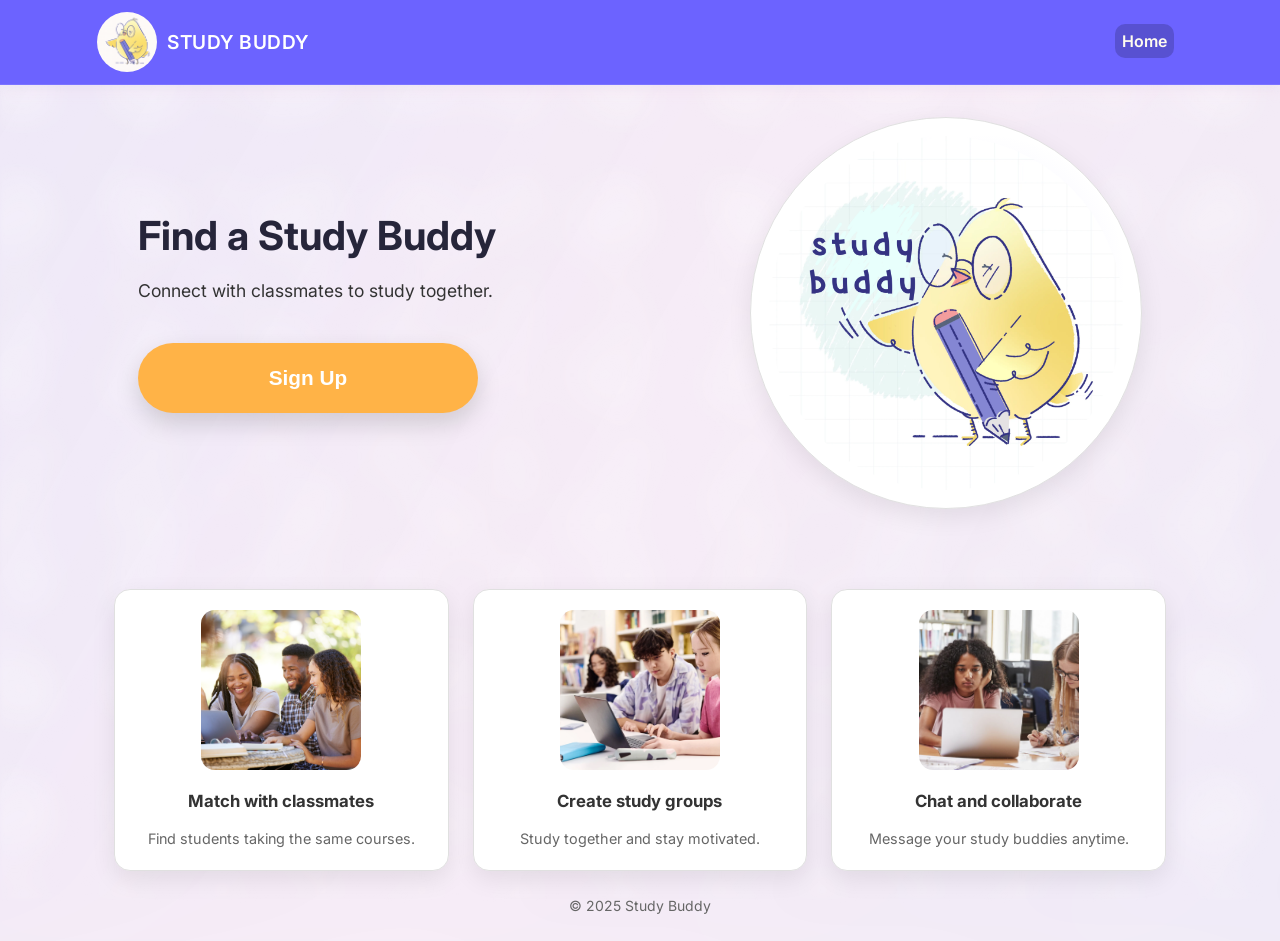
<file: index.html>
<!DOCTYPE html>
<html lang="en">
<head>
    <meta charset="UTF-8">
    <meta name="viewport" content="width=device-width, initial-scale=1" />
    <!-- favicon -->
    <link rel="icon" href="assets/favicon.ico" type="image/x-icon">
    <title>Study buddy Matching</title>
    <!-- font -->
    <link rel="preconnect" href="https://fonts.googleapis.com">
    <link rel="preconnect" href="https://fonts.gstatic.com" crossorigin>
    <link href="https://fonts.googleapis.com/css2?family=Inter:ital,opsz,wght@0,14..32,100..900;1,14..32,100..900&family=Playball&display=swap" rel="stylesheet">
    <!-- style -->
    <link rel="stylesheet" href="css/style.css">
</head>
<body>
<!-- header -->
<header class="navbar">
    <div class="container">
        <a href="./index.html" class="logo">
            <div>
                <img src="./images/logo-character.png" alt="study buddy"
                     width="100%" height="100%" style="object-fit: cover;"/>
            </div>
            STUDY BUDDY
        </a>

        <!-- menu -->
        <div class="nav-right">
            <!--  profile menu : if sign in, change display:flex -->
            <div class="profile-menu" id="profileMenu" style="display:none;">
                <div class="profile-btn" id="profileBtn">
                    <div class="profile-circle" id="profileCircle"></div>
                    <span id="profileName"></span>
                </div>

                <div class="dropdown" id="dropdownMenu">
                    <p class="dropdown-title">My Account</p>

                    <a href="./mypage.html" class="dropdown-item" style="display: flex;">
                        <img src="./images/user.gif" alt="user icon" class="icon-user">
                        <span>My Page</span>
                    </a>

                    <hr />

                    <button class="dropdown-item logout-btn" id="logoutBtn">
                        <img src="./images/logout.png" alt="logout" class="icon-logout">
                        <span>Logout</span>
                    </button>
                </div>
            </div>

            <!-- Menu Icon: 900px -->
            <input type="checkbox" id="nav-toggle" class="nav-toggle" aria-hidden="true">
            <label for="nav-toggle" class="hamburger" aria-label="Toggle navigation">
                <span></span><span></span><span></span>
            </label>

            <nav id="site-menu">
                <a href="./index.html" aria-current="page">Home</a>
                <a href="./group.html" class="auth-only">Current Group</a>
                <a href="./message.html" class="auth-only">Messages</a>
            </nav>
        </div>
    </div>
</header>
<!-- header -->
<main class="container">
    <!-- banner -->
    <section class="banner">
        <div>
            <h1>Find a Study Buddy</h1>
            <p>Connect with classmates to study together.</p>
            <button id="signUpBtn" class="btn btn-accent lg" aria-label="Sign up">
                Sign Up
            </button>
        </div>

        <img src="./images/logo.png" width="100%" alt="Study Buddy hero"/>
    </section>

    <!-- Dashboard (Logged-in Users Only) -->
    <section id="dashboard" class="dashboard-section" style="display:none; margin-top: 40px;">
        <div class="dashboard-header">
            <h2>Welcome back, <span id="dashboardName"></span>!</h2>
            <p id="dashboardMeta" class="dashboard-meta text-muted"></p>
        </div>

        <!-- top stats -->
        <div class="dashboard-stats">
            <div class="card dashboard-stat-card">
                <p class="dashboard-stat-label">My Study Groups</p>
                <h3 id="statGroups" class="dashboard-stat-number">0</h3>
            </div>

            <div class="card dashboard-stat-card">
                <p class="dashboard-stat-label">Potential Matches</p>
                <h3 id="statPopular" class="dashboard-stat-number">0</h3>
            </div>

            <div class="card dashboard-stat-card">
                <p class="dashboard-stat-label">Active Chats</p>
                <h3 id="statChats" class="dashboard-stat-number">0</h3>
            </div>
        </div>

        <!-- lists -->
        <div class="dashboard-main">
            <!-- My Groups -->
            <div class="card dashboard-card">
                <div class="dashboard-card-header">
                    <div>
                        <h3 class="dashboard-card-title">My Study Groups</h3>
                        <p class="dashboard-card-subtitle text-muted">
                            Groups you're participating in
                        </p>
                    </div>
                    <button id="newGroupBtn" type="button" class="btn border-mint btn-sm">
                        + New Group
                    </button>
                </div>

                <ul id="myGroupList" class="dashboard-list">
                    <li class="text-muted">You don’t have any study groups yet.</li>
                </ul>
            </div>

            <!-- Recommended -->
            <div class="card dashboard-card">
                <div class="dashboard-card-header">
                    <div>
                        <h3 class="dashboard-card-title">Recommended Matches</h3>
                        <p class="dashboard-card-subtitle text-muted">
                            Students taking the same classes
                        </p>
                    </div>
                </div>

                <ul id="recommendedList" class="dashboard-list">
                    <li class="text-muted">No matches found yet.</li>
                </ul>
            </div>
        </div>
    </section>

    <section class="features">
        <div class="feature">
            <img src="./images/study-1.jpg" alt="">
            <h3>Match with classmates</h3>
            <p>Find students taking the same courses.</p>
        </div>

        <div class="feature">
            <img src="./images/study-2.jpg" alt="">
            <h3>Create study groups</h3>
            <p>Study together and stay motivated.</p>
        </div>

        <div class="feature">
            <img src="./images/study-3.jpg" alt="">
            <h3>Chat and collaborate</h3>
            <p>Message your study buddies anytime.</p>
        </div>
    </section>

</main>


<!-- footer -->
<footer class="footer container">
    © 2025 Study Buddy
</footer>
<!-- footer -->



<!-- js -->
<script src="js/main.js"></script>
</body>
</html>
</file>
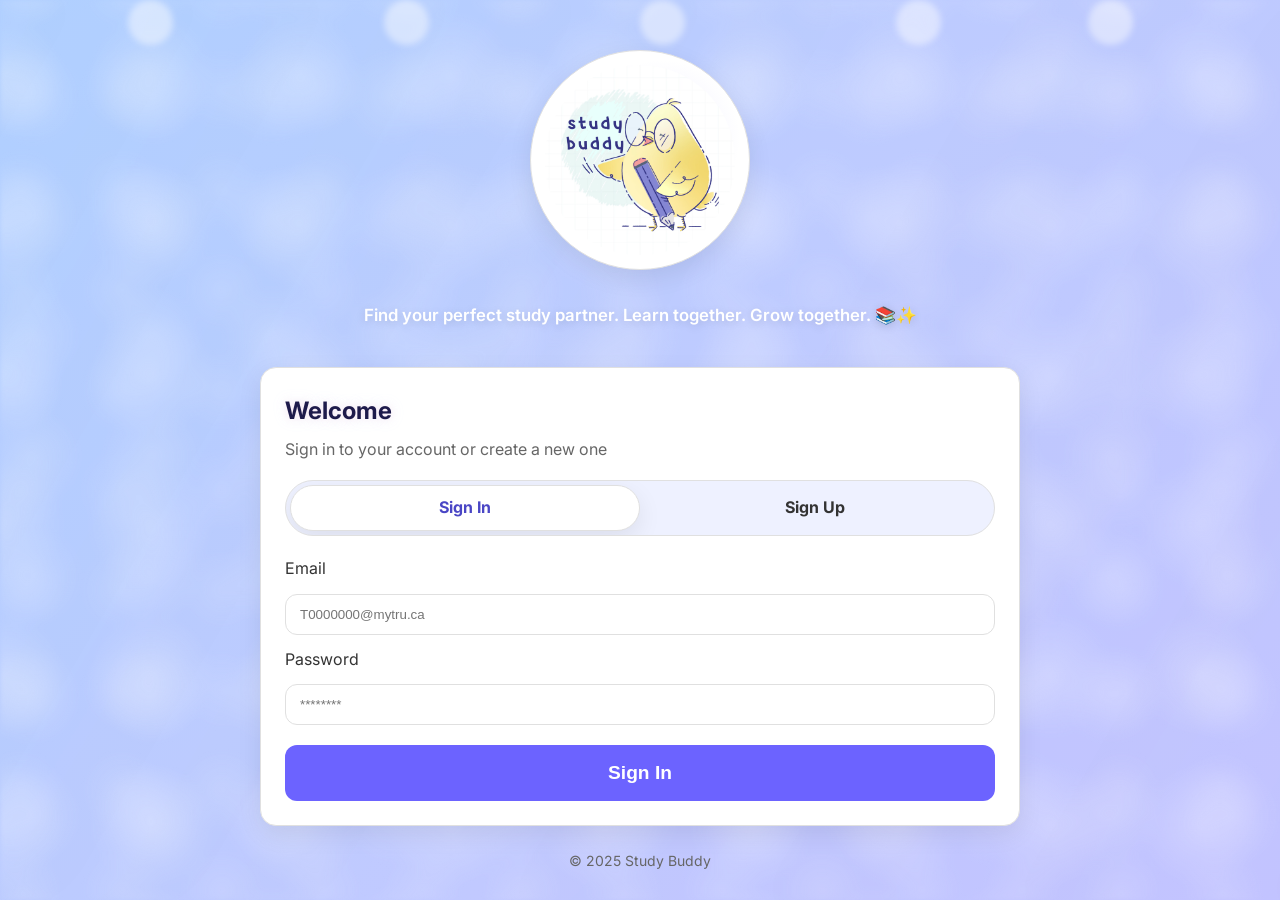
<file: group-detail.html>
<!DOCTYPE html>
<html lang="en">
<head>
  <meta charset="UTF-8">
  <meta name="viewport" content="width=device-width, initial-scale=1" />
  <link rel="icon" href="assets/favicon.ico" type="image/x-icon">
  <title>Study Buddy – Group Detail</title>

  <!-- fonts + global styles -->
  <link rel="preconnect" href="https://fonts.googleapis.com">
  <link rel="preconnect" href="https://fonts.gstatic.com" crossorigin>
  <link href="https://fonts.googleapis.com/css2?family=Inter:ital,opsz,wght@0,14..32,100..900;1,14..32,100..900&family=Playball&display=swap" rel="stylesheet">
  <link rel="stylesheet" href="css/style.css">
  <link rel="stylesheet" href="css/group.css">
</head>
<body>
<header class="navbar">
  <div class="container">
    <a href="./index.html" class="logo">
      <div>
        <img src="./images/logo-character.png" alt="study buddy"
             width="100%" height="100%" style="object-fit: cover;"/>
      </div>
      STUDY BUDDY
    </a>

    <div class="nav-right">
      <!--  profile menu : if sign in, change display:flex -->
      <div class="profile-menu" id="profileMenu" style="display:none;">
        <div class="profile-btn" id="profileBtn">
          <div class="profile-circle" id="profileCircle"></div>
          <span id="profileName"></span>
        </div>

        <div class="dropdown" id="dropdownMenu">
          <p class="dropdown-title">My Account</p>

          <a href="./mypage.html" class="dropdown-item" style="display: flex;">
            <img src="./images/user.gif" alt="user icon" class="icon-user">
            <span>My Page</span>
          </a>

          <hr />

          <button class="dropdown-item logout-btn" id="logoutBtn">
            <img src="./images/logout.png" alt="logout" class="icon-logout">
            <span>Logout</span>
          </button>
        </div>
      </div>

      <!-- Menu Icon: 900px -->
      <input type="checkbox" id="nav-toggle" class="nav-toggle" aria-hidden="true">
      <label for="nav-toggle" class="hamburger" aria-label="Toggle navigation">
        <span></span><span></span><span></span>
      </label>

      <nav id="site-menu">
        <a href="./index.html">Home</a>
        <a href="./group.html" aria-current="page">Current Group</a>
        <a href="./message.html">Messages</a>
      </nav>
    </div>
  </div>
</header>

<main class="container group_page-detail">
  <!-- back link -->
  <button type="button" class="group_detail-back" id="groupDetailBack">
    ← Back to Groups
  </button>

  <section class="group_detail-layout">
    <!-- left column -->
    <div class="group_detail-main">
      <!-- group summary card -->
      <section class="card group_detail-card">
        <div class="group_detail-header-row">
          <div>
            <h1 class="group_detail-title" id="detailGroupName">Group Name</h1>
            <p class="group_detail-course" id="detailGroupCourse">COMP</p>
          </div>
          <span class="group_detail-members-badge" id="detailMembersBadge">
                        0 / 0 Members
                    </span>
        </div>

        <div class="group_detail-row">
          <span class="group_group-icon">📅</span>
          <span id="detailGroupTime">Time not set</span>
        </div>

        <div class="group_detail-creator-block">
          <p class="group_detail-creator-label">Group Creator</p>
          <div class="group_detail-member-card" id="detailCreatorCard">
            <!-- JS fills creator info -->
          </div>
        </div>
      </section>

      <!-- session notes card -->
      <section class="card group_session-card">
        <div class="group_session-header">
          <div>
            <h2 class="group_session-title">Session Notes</h2>
            <p class="text-muted group_session-subtitle">
              Notes from each study session
            </p>
          </div>
        </div>

        <div class="group_session-list" id="groupSessionList">
          <!-- JS renders sessions -->
        </div>
      </section>
    </div>

    <!-- right column: members summary -->
    <aside class="card group_detail-members-card">
      <h3 class="group_detail-members-title">Members</h3>
      <p class="text-muted" id="detailMembersCountText">0 of 0 members</p>

      <div class="group_detail-members-list" id="detailMembersList">
        <!-- JS renders members -->
      </div>
    </aside>
  </section>
</main>

<footer class="footer container">
  © 2025 Study Buddy
</footer>

<!-- note modal -->
<div class="group_note-backdrop" id="groupNoteBackdrop" hidden>
  <div class="group_note-modal" role="dialog" aria-modal="true" aria-labelledby="groupNoteTitle">
    <div class="group_note-header">
      <h2 id="groupNoteTitle">Add Note</h2>
      <button type="button" class="group_note-close" id="groupNoteClose" aria-label="Close">×</button>
    </div>

    <form id="groupNoteForm" class="group_note-form">
      <div class="group_field">
        <label for="groupNoteSummary" class="group_label">Summary</label>
        <textarea id="groupNoteSummary" class="textarea"
                  placeholder="Write a short summary of this session"></textarea>
      </div>

      <div class="group_field">
        <label for="groupNoteFile" class="group_label">Files (optional)</label>
        <input id="groupNoteFile" type="file" multiple class="input">
        <p class="text-muted group_note-file-help">
          In this local version we only store file names. You can replace the download button with your own image later.
        </p>
      </div>

      <div class="group_actions">
        <button type="button" class="btn group_btn-secondary" id="groupNoteCancel">Cancel</button>
        <button type="submit" class="btn btn-primary">Save Note</button>
      </div>
    </form>
  </div>
</div>

<script src="js/main.js"></script>
<script src="js/group-detail.js"></script>
</body>
</html>
</file>
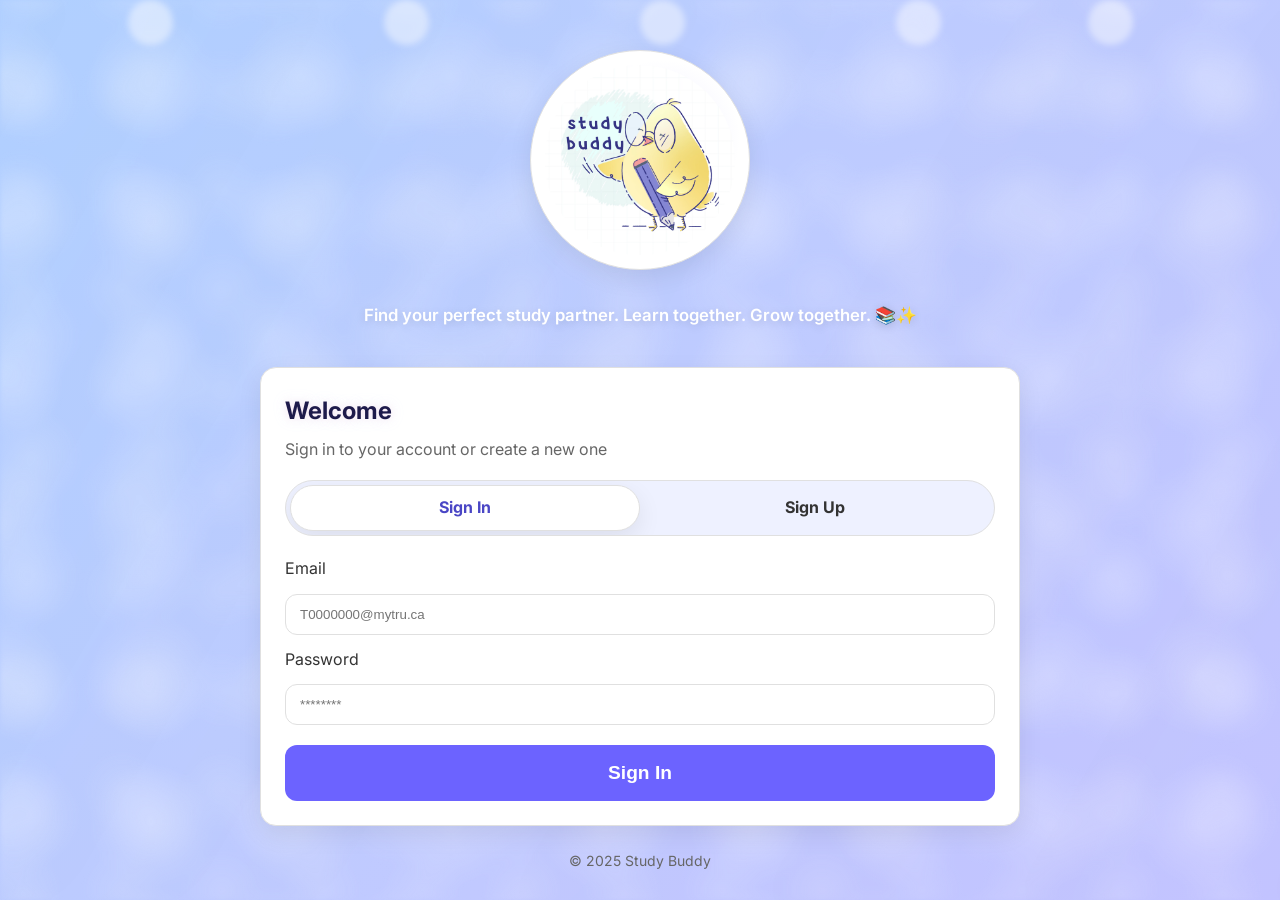
<file: group.html>
<!DOCTYPE html>
<html lang="en">
<head>
    <meta charset="UTF-8">
    <meta name="viewport" content="width=device-width, initial-scale=1" />
    <!-- favicon -->
    <link rel="icon" href="assets/favicon.ico" type="image/x-icon">
    <title>Study buddy Matching</title>
    <!-- font -->
    <link rel="preconnect" href="https://fonts.googleapis.com">
    <link rel="preconnect" href="https://fonts.gstatic.com" crossorigin>
    <link href="https://fonts.googleapis.com/css2?family=Inter:ital,opsz,wght@0,14..32,100..900;1,14..32,100..900&family=Playball&display=swap" rel="stylesheet">
    <!-- global style -->
    <link rel="stylesheet" href="css/style.css">
    <!-- group page only style -->
    <link rel="stylesheet" href="css/group.css">
</head>
<body>
<!-- header -->
<header class="navbar">
    <div class="container">
        <a href="./index.html" class="logo">
            <div>
                <img src="./images/logo-character.png" alt="study buddy"
                     width="100%" height="100%" style="object-fit: cover;"/>
            </div>
            STUDY BUDDY
        </a>

        <!-- menu -->
        <div class="nav-right">
            <!--  profile menu : if sign in, change display:flex -->
            <div class="profile-menu" id="profileMenu" style="display:none;">
                <div class="profile-btn" id="profileBtn">
                    <div class="profile-circle" id="profileCircle"></div>
                    <span id="profileName"></span>
                </div>

                <div class="dropdown" id="dropdownMenu">
                    <p class="dropdown-title">My Account</p>

                    <a href="./mypage.html" class="dropdown-item" style="display: flex;">
                        <img src="./images/user.gif" alt="user icon" class="icon-user">
                        <span>My Page</span>
                    </a>

                    <hr />

                    <button class="dropdown-item logout-btn" id="logoutBtn">
                        <img src="./images/logout.png" alt="logout" class="icon-logout">
                        <span>Logout</span>
                    </button>
                </div>
            </div>

            <!-- Menu Icon: 900px -->
            <input type="checkbox" id="nav-toggle" class="nav-toggle" aria-hidden="true">
            <label for="nav-toggle" class="hamburger" aria-label="Toggle navigation">
                <span></span><span></span><span></span>
            </label>

            <nav id="site-menu">
                <a href="./index.html">Home</a>
                <a href="./group.html" aria-current="page">Current Group</a>
                <a href="./message.html">Messages</a>
            </nav>
        </div>
    </div>
</header>
<!-- header -->

<main class="container group_page">
    <!-- header section -->
    <section class="group_header">
        <div class="group_header-left">
            <h1 class="group_title">My Study Groups</h1>
            <p class="group_subtitle text-muted">
                Manage and collaborate with your study groups
            </p>
        </div>
        <button class="btn btn-primary group_header-btn" id="groupOpenModalTop" type="button">
            <span class="group_plus">+</span>
            <span>Make a Group</span>
        </button>
    </section>

    <!-- content card -->
    <section class="card group_card">
        <!-- empty state -->
        <div class="group_empty" id="groupEmptyState">
            <div class="group_empty-icon">
                <!-- simple icon -->
                <span>👥</span>
            </div>
            <p class="group_empty-title">No study groups yet</p>
            <p class="group_empty-text text-muted">
                Create your first study group to get started
            </p>
            <button class="btn btn-primary group_empty-btn" id="groupOpenModalEmpty" type="button">
                <span class="group_plus">+</span>
                <span>Make a Group</span>
            </button>
        </div>

        <!-- list state -->
        <ul class="group_list" id="groupList" style="display:none;">
            <!-- JS will render group items here -->
        </ul>
    </section>
</main>

<!-- modal: create / manage group -->
<div class="group_modal-backdrop" id="groupModalBackdrop" hidden>
    <div class="group_modal" role="dialog" aria-modal="true" aria-labelledby="groupModalTitle">
        <div class="group_modal-header">
            <div>
                <h2 id="groupModalTitle">Create Study Group</h2>
                <p class="text-muted" id="groupModalSubtitle">
                    Start a new study group and invite your classmates
                </p>
            </div>
            <button type="button" class="group_modal-close" id="groupModalClose" aria-label="Close">
                ×
            </button>
        </div>

        <div class="group_manage-header" id="groupManageHeader">
            <span class="group_manage-icon">⚙︎</span>
            <span class="group_manage-title">Group Settings</span>
        </div>

        <form id="groupForm" class="group_form">
            <!-- Group Name -->
            <div class="group_field">
                <label for="groupName" class="group_label">
                    Group Name <span class="group_required">*</span>
                </label>
                <input id="groupName" type="text" class="input"
                       placeholder="e.g., COMP 2680 Final Review">
            </div>

            <!-- Class Name + subject search helper -->
            <div class="group_field">
                <label for="groupClassName" class="group_label">
                    Class Name <span class="group_required">*</span>
                </label>
                <input id="groupClassName"
                       type="text"
                       class="input"
                       placeholder="e.g., COMP 2680"
                       readonly>

                <p class="group_helper text-muted">
                    Not sure about the code? Search the subject list below and pick one.
                </p>

                <!-- subject search area -->
                <div class="group_subject-picker" id="groupSubjectPicker">
                    <div class="group_subject-search">
                        <input type="text" id="classSearch" class="input"
                               placeholder="Search subject (e.g., COMP, MATH, ENGL)">
                    </div>
                    <div id="classList" class="group_subject-list">
                        <!-- subject.js will render items here -->
                    </div>
                    <input type="hidden" id="selectedClasses">
                </div>
            </div>

            <!-- Time Slot -->
            <div class="group_field">
                <label for="groupTimeSlot" class="group_label">
                    Time Slot <span class="group_required">*</span>
                </label>
                <select id="groupTimeSlot" class="select">
                    <option value="">Select time slot</option>
                    <option value="Mon 9–11am">Mon 9–11am</option>
                    <option value="Tue 9–11am">Tue 9–11am</option>
                    <option value="Wed 9–11am">Wed 9–11am</option>
                    <option value="Thu 9–11am">Thu 9–11am</option>
                    <option value="Fri 9–11am">Fri 9–11am</option>
                    <option value="Evening (5–8pm)">Evening (5–8pm)</option>
                </select>
            </div>

            <!-- Max Members -->
            <div class="group_field">
                <label for="groupMaxMembers" class="group_label">Max Members</label>
                <input id="groupMaxMembers" type="number" min="2" max="20" class="input"
                       placeholder="5" value="5">
            </div>

            <!-- Current Members -->
            <section class="group_members-section" id="groupMembersSection">
                <div class="group_members-header">
                    <span class="group_group-icon">👥</span>
                    <span id="groupMembersTitle">Current Members</span>
                </div>
                <ul class="group_members-list" id="groupMembersList">
                    <!-- JS: rendering members -->
                </ul>
            </section>

            <!-- Recommended Members-->
            <section class="group_recommend-section" id="groupRecommendedSection">
                <div class="group_members-header">
                    <span class="group_group-icon">👥</span>
                    <span>Recommended Members</span>
                </div>
                <p class="group_recommend-empty">
                    No recommended members yet.
                </p>
            </section>

            <!-- actions -->
            <div class="group_actions">
                <button type="button"
                        class="btn group_btn-danger"
                        id="groupDeleteBtn">
                    Delete Group
                </button>

                <div class="group_actions-right">
                    <button type="button" class="btn group_btn-secondary" id="groupCancelBtn">
                        Cancel
                    </button>
                    <button type="submit" class="btn btn-primary" id="groupSubmitBtn">
                        Create Group
                    </button>
                </div>
            </div>
        </form>
    </div>
</div>

<!-- footer -->
<footer class="footer container">
    © 2025 Study Buddy
</footer>
<!-- footer -->

<!-- js -->
<script src="js/main.js"></script>
<script src="js/subject.js"></script>
<script src="js/group.js"></script>
</body>
</html>
</file>
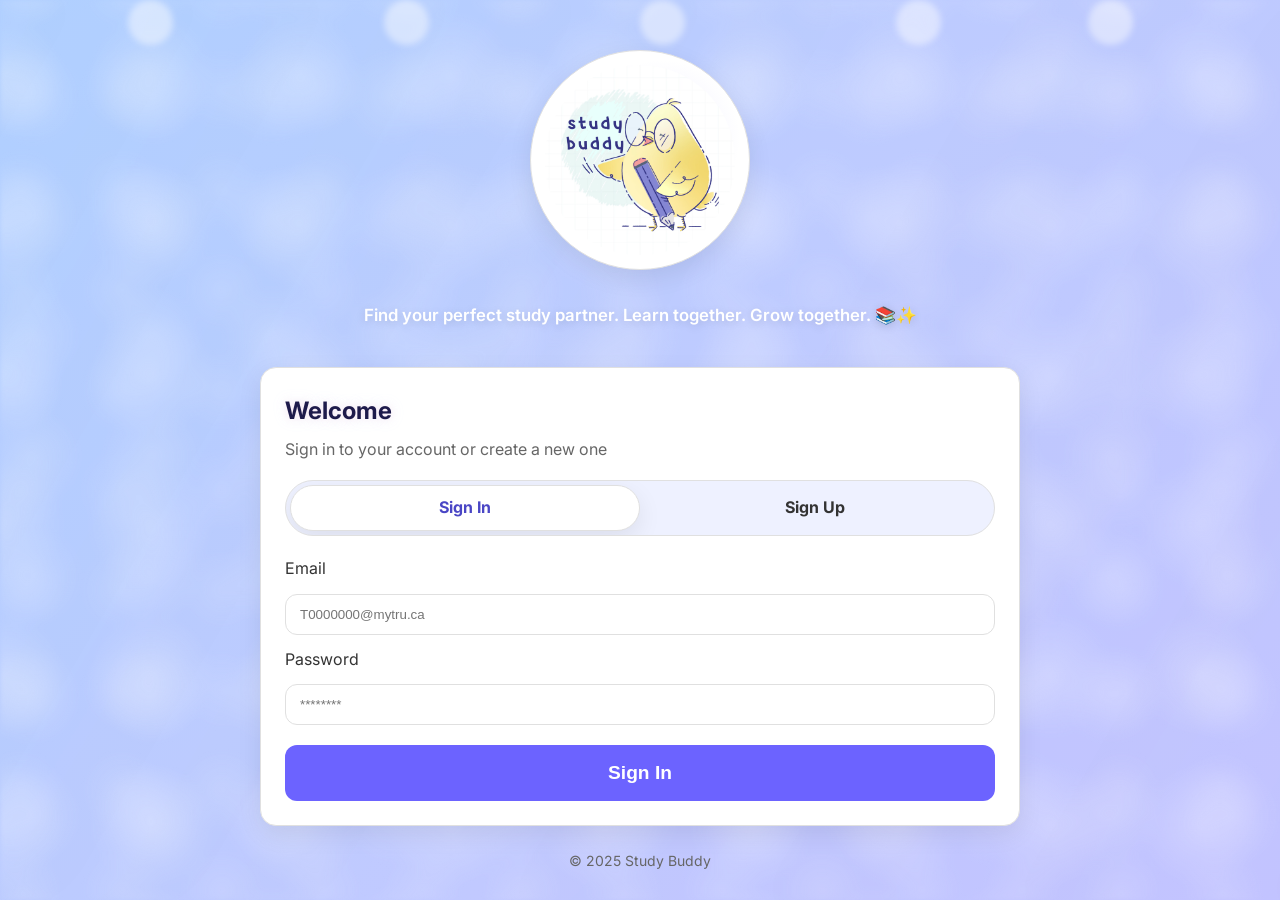
<file: message.html>
<!DOCTYPE html>
<html lang="en">
<head>
    <meta charset="UTF-8">
    <meta name="viewport" content="width=device-width, initial-scale=1" />
    <!-- favicon -->
    <link rel="icon" href="assets/favicon.ico" type="image/x-icon">
    <title>Study buddy Matching</title>
    <!-- font -->
    <link rel="preconnect" href="https://fonts.googleapis.com">
    <link rel="preconnect" href="https://fonts.gstatic.com" crossorigin>
    <link href="https://fonts.googleapis.com/css2?family=Inter:ital,opsz,wght@0,14..32,100..900;1,14..32,100..900&family=Playball&display=swap" rel="stylesheet">
    <!-- style -->
    <link rel="stylesheet" href="css/style.css">
</head>
<body>
<!-- header -->
<header class="navbar">
    <div class="container">
        <a href="./index.html" class="logo">
            <div>
                <img src="./images/logo-character.png" alt="study buddy"
                     width="100%" height="100%" style="object-fit: cover;"/>
            </div>
            STUDY BUDDY
        </a>

        <!-- menu -->
        <div class="nav-right">
            <!--  profile menu : if sign in, change display:flex -->
            <div class="profile-menu" id="profileMenu" style="display:none;">
                <div class="profile-btn" id="profileBtn">
                    <div class="profile-circle" id="profileCircle"></div>
                    <span id="profileName"></span>
                </div>

                <div class="dropdown" id="dropdownMenu">
                    <p class="dropdown-title">My Account</p>

                    <a href="./mypage.html" class="dropdown-item" style="display: flex;">
                        <img src="./images/user.gif" alt="user icon" class="icon-user">
                        <span>My Page</span>
                    </a>

                    <hr />

                    <button class="dropdown-item logout-btn" id="logoutBtn">
                        <img src="./images/logout.png" alt="logout" class="icon-logout">
                        <span>Logout</span>
                    </button>
                </div>
            </div>

            <!-- Menu Icon: 900px -->
            <input type="checkbox" id="nav-toggle" class="nav-toggle" aria-hidden="true">
            <label for="nav-toggle" class="hamburger" aria-label="Toggle navigation">
                <span></span><span></span><span></span>
            </label>

            <nav id="site-menu">
                <a href="./index.html">Home</a>
                <a href="./group.html">Current Group</a>
                <a href="./message.html" aria-current="page">Messages</a>
            </nav>
        </div>
    </div>
</header>
<!-- header -->

<main class="container messages-page">
    <!-- page title -->
    <header class="messages-header">
        <h1>Messages</h1>
        <p>Chat with your study groups</p>
    </header>

    <!-- backdrop overlay for mobile side panels -->
    <div class="msg-overlay" id="msgOverlay"></div>

    <!-- 3-column grid (desktop) / 1 column + sliding panels (mobile) -->
    <section class="messages-grid">
        <!-- LEFT: Conversations -->
        <aside class="msg-panel msg-sidebar" id="msgSidebar">
            <div class="msg-panel-header">
                <h2>Conversations</h2>
            </div>

            <div class="msg-sidebar-body">
                <div class="msg-search">
                    <input
                            class="input"
                            type="text"
                            placeholder="Search groups..."
                            id="searchGroups"
                    />
                </div>

                <ul class="msg-conversation-list" id="conversationList">
                    <!-- filled via JS based on user.groups -->
                </ul>
            </div>
        </aside>

        <!-- CENTER: Chat thread -->
        <section class="msg-panel msg-thread-panel">
            <div class="msg-thread-header">
                <div class="msg-thread-title">
                    <h2 id="threadTitle"></h2>
                    <span id="threadSubtitle"></span>
                </div>

                <!-- mobile controls: open conversations & members -->
                <div class="msg-thread-actions">
                    <button
                            class="icon-btn"
                            id="openConversations"
                            type="button"
                            aria-label="Show conversations"
                            style="display: none;"
                    >
                        <img src="./images/chat.png" alt="conversations" />
                    </button>
                    <button
                            class="icon-btn"
                            id="openMembers"
                            type="button"
                            aria-label="Show members"
                    >
                        <span class="icon-hamburger-lines">
                          <span></span><span></span><span></span>
                        </span>
                    </button>


                </div>
            </div>

            <div class="msg-thread-body" id="threadBody">
                <!-- messages rendered here via JS -->
            </div>

            <div class="msg-input-bar">
                <input
                        id="messageInput"
                        class="input"
                        type="text"
                        placeholder="Type a message..."
                />
                <button class="send-btn" id="sendBtn" aria-label="Send message">
                    <img src="./images/send.png" alt="send" />
                </button>
            </div>
        </section>

        <!-- RIGHT: Members -->
        <aside class="msg-panel msg-members-panel" id="msgMembers">
            <div class="msg-members-header">
                <h2>Members</h2>
                <span id="memberCount">0 members</span>
            </div>

            <div class="msg-members-body" id="membersBody">
                <!-- member rows rendered via JS -->
            </div>
        </aside>
    </section>
</main>

<!-- footer -->
<footer class="footer container">
    © 2025 Study Buddy
</footer>
<!-- footer -->

<!-- js -->
<script src="js/main.js"></script>
<script src="js/messages.js"></script>
</body>
</html>
</file>
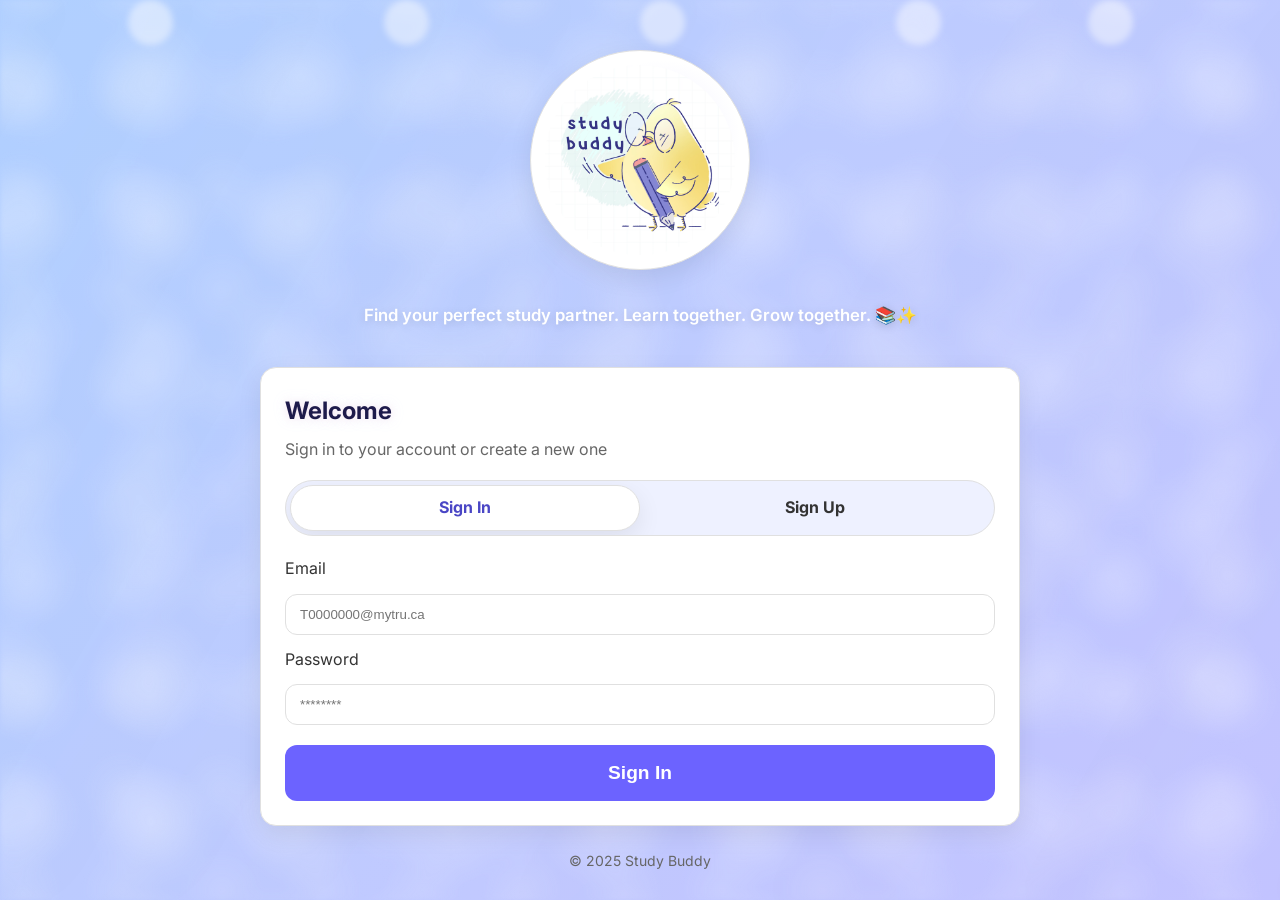
<file: mypage.html>
<!DOCTYPE html>
<html lang="en">
<head>
    <meta charset="UTF-8">
    <meta name="viewport" content="width=device-width, initial-scale=1" />
    
    <!-- favicon -->
    <link rel="icon" href="assets/favicon.ico" type="image/x-icon">
    <title>My Page</title>

    <!-- fonts -->
    <link rel="preconnect" href="https://fonts.googleapis.com">
    <link rel="preconnect" href="https://fonts.gstatic.com" crossorigin>
    <link href="https://fonts.googleapis.com/css2?family=Inter:wght@100..900&family=Playball&display=swap" rel="stylesheet">

    <!-- styles -->
    <link rel="stylesheet" href="css/style.css">
    <link rel="stylesheet" href="css/connor.css">
</head>
<body>

<!-- header -->
<header class="navbar">
    <div class="container">
        <a href="./index.html" class="logo">
            <div>
                <img src="./images/logo-character.png" alt="study buddy"
                     width="100%" height="100%" style="object-fit: cover;"/>
            </div>
            STUDY BUDDY
        </a>

        <div class="nav-right">
            <div class="profile-menu" id="profileMenu" style="display:none;">
                <div class="profile-btn" id="profileBtn">
                    <div class="profile-circle" id="profileCircle"></div>
                    <span id="profileName"></span>
                </div>

                <div class="dropdown" id="dropdownMenu">
                    <p class="dropdown-title">My Account</p>

                    <a href="./mypage.html" class="dropdown-item" style="display:flex;">
                        <img src="./images/user.gif" alt="user icon" class="icon-user">
                        <span>My Page</span>
                    </a>

                    

                    <button class="dropdown-item logout-btn" id="logoutBtn">
                        <img src="./images/logout.png" alt="logout" class="icon-logout">
                        <span>Logout</span>
                    </button>
                </div>
            </div>

            <input type="checkbox" id="nav-toggle" class="nav-toggle" aria-hidden="true">
            <label for="nav-toggle" class="hamburger" aria-label="Toggle navigation">
                <span></span><span></span><span></span>
            </label>

            <nav id="site-menu">
                <a href="./index.html">Home</a>
                <a href="./group.html">Current Group</a>
                <a href="./message.html">Messages</a>
            </nav>
        </div>
    </div>
</header>
<!-- header -->


<div class="mypage-content-container">
    <!--profile panel-->
    <div class="my-info-panel">

        <!--profile-->
        <div class="profile">
            <div class="profile-image" id="profileCircleDisplay"></div>
            <h2 class="profile-name" id="fullNameDisplay">John Doe</h2>
            <p class="profile-email" id="emailDisplay">test@test.com</p>
        </div>

        <!--profile details-->
        <div class="profile-details">
            <div class = "classDiv">
                <h4>Classes</h4>
                <div id="chipContainer1" class="chip-container1"></div>
                <div class="class-search">
                    <input id="classSearchMP" class="input" type="text" placeholder="Search classes..." autocomplete="off">
                </div>
                <!--classes list-->
                <div class="class-list" id="classListMP" role="listbox" label="Class options"></div>
            </div>
            <!--free time section-->
            <h3>Your Free Time</h3>
            <div id = "edit-time"> 
                <div class="formRow">
                    <label for="daySelectMP">Day:</label>
                    <select id="daySelectMP">
                        <option value="">Select a day</option>
                        <option value="Mon">Monday</option>
                        <option value="Tues">Tuesday</option>
                        <option value="Wed">Wednesday</option>
                        <option value="Thurs">Thursday</option>
                        <option value="Fri">Friday</option>
                        <option value="Sat">Saturday</option>
                        <option value="Sun">Sunday</option>
                    </select>
                </div>

                <div class="formRow">
                    <label for="timeSelectMP">Time:</label>
                    <select id="timeSelectMP">
                        <option value="">Select a time</option>
                        <option value="9-11">9AM - 11AM</option>
                        <option value="11-1">11AM - 1PM</option>
                        <option value="1-3">1PM - 3PM</option>
                        <option value="3-5">3PM - 5PM</option>
                        <option value="5-7">5PM - 7PM</option>
                    </select>
                </div>
            </div>
            <button id="addSlotMP" type="button">Add Free Time Slot</button>

            <!--time chip display-->
            <div id="timeChipsMP" class="chipContainer"></div>

            <h3>Your Study Purpose</h3>

            <!--study purpose display-->
            <div id="studyPurposeDisplay"></div>

            <!--study purpose dropdown selector-->
            <select id="studyPurposeMP">
                <option value="">Select your study purpose</option>
                <option value="General study">General study</option>
                <option value="Mid-term">Mid-term</option>
                <option value="Final">Final</option>
            </select>

            <button id="saveChangesBtn">Save Changes</button>
        </div>
        <button id="edit-profile-btn">Edit profile</button>
    </div>

    <!--group panel-->
    <div class="my-groups-panel">
        <h2>My Groups</h2>

        <div class="groups-list" id="groupList"></div>

        <!--view button popup-->
        <div id="viewGroupPopup" class="popup-backdrop" hidden>
            <div class="popup">
                <header><h3 id="viewGroupTitle"></h3><button class="close-popup" data-popup="viewGroupPopup">×</button></header>
                <div class="popup-body" id="viewGroupBody"></div>
                <div class="popup-actions"><button class="close-popup" data-popup="viewGroupPopup">Close</button></div>
            </div>
        </div>

       <!--edit buttom popup-->
       <div id="editGroupPopup" class="popup-backdrop" hidden>
            <div class="popup">
                <header><h3>Edit group</h3><button class="close-popup" data-popup="editGroupPopup">×</button></header>
                <div class="popup-body">
                    <form id="editGroupForm">
                        <input name="name" class="input" placeholder="Group name" />
                        <input type="hidden" name="course" id="editCourseInput" />
                        <input type="hidden" name="time" id="editTimeInput" />

                        <div class="classDiv">
                            <h4>Class</h4>
                            <div id="editClassChips" class="chip-container1"></div>

                            <div class="class-search">
                                <input id="editClassSearch" class="input" type="text" placeholder="Search classes..." autocomplete="off">
                            </div>

                            <div class="class-list" id="editClassList" role="listbox"></div>
                        </div>

                    <!--date/time selection lists-->
                        <h4>Meeting Time</h4>
                        <div class="formRow">
                            <label for="editDaySelect">Day:</label>
                            <select id="editDaySelect">
                                <option value="">Select a day</option>
                                <option value="Mon">Monday</option>
                                <option value="Tues">Tuesday</option>
                                <option value="Wed">Wednesday</option>
                                <option value="Thurs">Thursday</option>
                                <option value="Fri">Friday</option>
                                <option value="Sat">Saturday</option>
                                <option value="Sun">Sunday</option>
                            </select>
                        </div>
                        
                        <div class="formRow">
                            <label for="editTimeSelect">Time:</label>
                            <select id="editTimeSelect">
                                <option value="">Select a time</option>
                                <option value="9-11">9AM - 11AM</option>
                                <option value="11-1">11AM - 1PM</option>
                                <option value="1-3">1PM - 3PM</option>
                                <option value="3-5">3PM - 5PM</option>
                                <option value="5-7">5PM - 7PM</option>
                            </select>
                        </div>

                        <div id="editMembersList" class="members-list"></div>
                        <div class="popup-actions">
                            <button type="button" class="close-popup" data-popup="editGroupPopup">Cancel</button>
                            <button type="submit">Save</button>
                        </div>
                    </form>
                </div>
            </div>
        </div>

        <!--invite button popup-->
        <div id="inviteGroupPopup" class="popup-backdrop" hidden>
            <div class="popup">
                <header><h3 id="inviteGroupTitle"></h3><button class="close-popup" data-popup="inviteGroupPopup">×</button></header>
                <div class="popup-body">
                    <div id="inviteUserList" class="invite-user-grid" role="list"></div>
                    <div class="popup-actions">
                        <button type="button" class="close-popup" data-popup="inviteGroupPopup">Cancel</button>
                        <button id="inviteConfirmBtn" type="button">Invite selected</button>
                    </div>
                </div>
            </div>
        </div>
    </div>
</div>

<!-- footer -->
<footer class="footer container">
    © 2025 Study Buddy
</footer>
<!-- footer -->

<!-- JS -->
<script src="js/main.js"></script>
<script src="js/mypage.js"></script>
<script src="js/subject.js"></script>

</body>
</html>
</file>
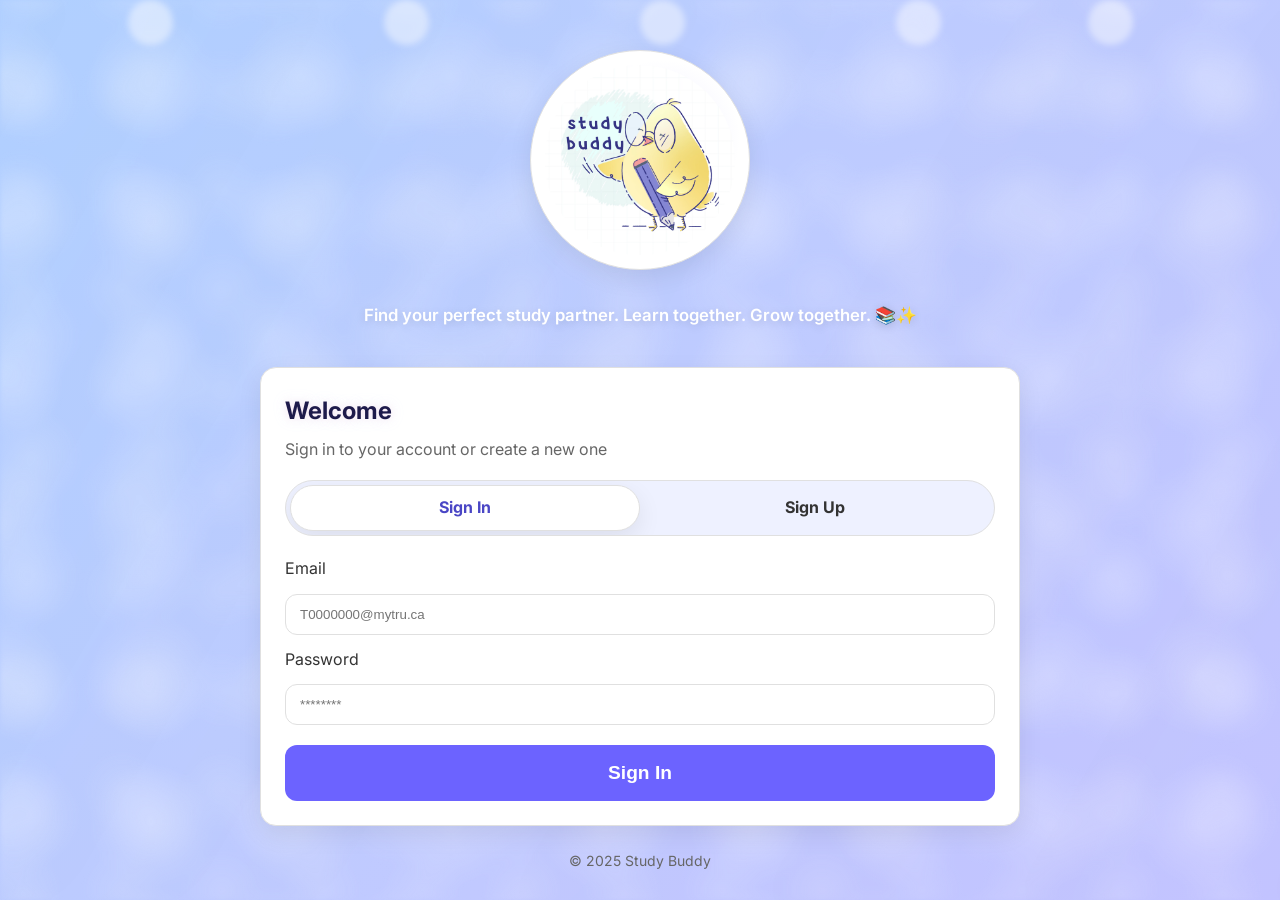
<file: signin.html>
<!DOCTYPE html>
<html lang="en">
<head>
  <meta charset="UTF-8">
  <meta name="viewport" content="width=device-width, initial-scale=1" />

  <!-- favicon -->
  <link rel="icon" href="assets/favicon.ico" type="image/x-icon">
  <title>Study Buddy Matching</title>

  <!-- fonts -->
  <link rel="preconnect" href="https://fonts.googleapis.com">
  <link rel="preconnect" href="https://fonts.gstatic.com" crossorigin>
  <link href="https://fonts.googleapis.com/css2?family=Inter:wght@300;400;600;700&family=Playball&display=swap" rel="stylesheet">

  <!-- CSS -->
  <link rel="stylesheet" href="css/style.css">

  <!-- EXTRA ANIMATIONS (new) -->
  <style>

    /* === GENERAL PAGE LAYOUT === */
    body {
      background: linear-gradient(135deg, #b7e0ff, #d6c8ff, #ffd1e8);
      background-size: 300% 300%;
      animation: bgMove 12s ease infinite;
    }

    @keyframes bgMove {
      0% { background-position: 0% 50%; }
      50% { background-position: 100% 50%; }
      100% { background-position: 0% 50%; }
    }

    /* FLOATING BUBBLES */
    .bubble {
      position: absolute;
      width: 45px;
      height: 45px;
      background: rgba(255,255,255,0.45);
      border-radius: 50%;
      animation: floatUp 9s infinite ease-in-out;
      filter: blur(3px);
    }

    @keyframes floatUp {
      0% { transform: translateY(100vh) scale(0.8); opacity: 0; }
      20% { opacity: 1; }
      100% { transform: translateY(-10vh) scale(1.2); opacity: 0; }
    }

    /* Add multiple bubbles */
    .bubble:nth-child(1) { left: 10%; animation-delay: 0s; }
    .bubble:nth-child(2) { left: 30%; animation-delay: 2s; }
    .bubble:nth-child(3) { left: 50%; animation-delay: 4s; }
    .bubble:nth-child(4) { left: 70%; animation-delay: 1s; }
    .bubble:nth-child(5) { left: 85%; animation-delay: 3s; }


    /* CARD ANIMATION */
    .auth-card {
      animation: fadeUp 0.9s ease-out forwards;
      transform: translateY(20px);
      opacity: 0;
    }

    @keyframes fadeUp {
      to {
        transform: translateY(0);
        opacity: 1;
      }
    }

    /* TABS ANIMATION */
    .tab {
      position: relative;
      overflow: hidden;
    }

    .tab:hover {
      color: #6b2cff;
      transform: scale(1.06);
      transition: 0.25s;
    }

    /* INPUT FOCUS GLOW */
    .input:focus,
    .select:focus {
      outline: none;
      box-shadow: 0 0 10px rgba(196, 142, 255, 0.7);
      transform: scale(1.02);
    }

    /* BUTTON ANIMATION */
    .btn-primary {
      transition: 0.25s ease;
    }
    .btn-primary:hover {
      transform: translateY(-3px) scale(1.05);
      box-shadow: 0px 5px 15px rgba(0,0,0,0.2);
    }

    /* JOYFUL MESSAGE */
    .joy-message {
      text-align: center;
      font-size: 1.05rem;
      color: #ffffff;
      font-weight: 600;
      margin-bottom: 15px;
      text-shadow: 0px 2px 10px rgba(0,0,0,0.15);
      animation: fadeIn 1.8s ease;
    }

    @keyframes fadeIn {
      from { opacity: 0; transform: translateY(10px); }
      to { opacity: 1; transform: translateY(0); }
    }

  </style>
</head>


<body>

  <!-- FLOATING BUBBLES FOR AMBIENT ANIMATION -->
  <div class="bubble"></div>
  <div class="bubble"></div>
  <div class="bubble"></div>
  <div class="bubble"></div>
  <div class="bubble"></div>

  <main class="auth-page container">

    <!-- logo -->
    <div class="auth-logo">
      <a href="./index.html">
        <img src="images/logo.png" alt="Study Buddy" />
      </a>
    </div>

    <!-- joyful message -->
    <div class="joy-message">
      Find your perfect study partner.  
      Learn together. Grow together. 📚✨
    </div>

    <section class="card auth-card">
      <h2 class="text-primary">Welcome</h2>
      <p class="text-muted">Sign in to your account or create a new one</p>

      <!-- Tab -->
      <input type="radio" name="auth-tab" id="tab-in" checked hidden />
      <input type="radio" name="auth-tab" id="tab-up" hidden />

      <div class="auth-tabs" role="tablist" aria-label="Auth tabs">
        <label class="tab" for="tab-in" role="tab" aria-controls="panel-in">Sign In</label>
        <label class="tab" for="tab-up" role="tab" aria-controls="panel-up">Sign Up</label>
        <span class="tab-pill" aria-hidden="true"></span>
      </div>

      <!-- Signin Form -->
      <form id="panel-in" class="auth-form signin" aria-labelledby="tab-in">
        <label>Email</label>
        <input class="input" type="email" placeholder="T0000000@mytru.ca" required />
        <label>Password</label>
        <input class="input" type="password" placeholder="********" required />
        <button class="btn btn-primary lg" type="submit">Sign In</button>
      </form>

      <!-- Signup Form -->
      <form id="panel-up" class="auth-form signup" aria-labelledby="tab-up">

        <label>Full Name</label>
        <input class="input" type="text" placeholder="John Doe" required />

        <label>Email</label>
        <input class="input" type="email" placeholder="T0000000@mytru.ca" required />

        <label>Password</label>
        <input class="input" type="password" placeholder="Min 8 characters" required />

        <label>Classes</label>

        <div class="input-icon class-search">
          <input id="classSearch" class="input" type="text" placeholder="Search classes..." autocomplete="off">
          <img src="images/search.png" alt="search" />
        </div>

        <div class="class-list" id="classList" role="listbox" aria-label="Class options"></div>

        <label>Free Time Slots</label>
        <div class="time-row">
          <div class="select-wrap">
            <select id="daySelect" class="select" aria-label="Day">
              <option hidden value="">Day</option>
              <option>Mon</option><option>Tue</option><option>Wed</option>
              <option>Thu</option><option>Fri</option><option>Sat</option><option>Sun</option>
            </select>
          </div>
          <div class="select-wrap">
            <select id="timeSelect" class="select" aria-label="Time">
              <option hidden value="">Select time</option>
              <option>9–11am</option>
              <option>11am–1pm</option>
              <option>1–3pm</option>
              <option>3–5pm</option>
              <option>5–7pm</option>
            </select>
          </div>
          <button class="btn btn-ghost add-btn" type="button" id="addSlot">Add</button>
        </div>

        <div class="chips" id="timeChips" aria-live="polite">
          <!-- Selected chips -->
        </div>

        <label>Study Purpose</label>
        <div class="select-wrap">
          <select class="select" required>
            <option>General Study</option>
            <option>Test</option>
            <option>Final</option>
          </select>
        </div>

        <button class="btn btn-primary lg" type="submit">Create Account</button>
      </form>
    </section>
  </main>

  <!-- footer -->
  <footer class="footer container">
    © 2025 Study Buddy
  </footer>

  <!-- scripts -->
  <script src="js/auth.js"></script>
  <script src="js/date-time.js"></script>
  <script src="js/subject.js"></script>

</body>
</html>
</file>
<file: css/style.css>
@import url("yeokyung.css") layer(yeokyung);
@import url("connor.css") layer(connor);
@import url("shova.css") layer(shova);
@import url("group.css");

:root{
    /* Core palette */
    --sb-bg: #FFFDF7; /* Ivory background */
    --sb-surface: #FFFFFF; /* Cards / panels */
    --sb-text: #333333; /* Primary text */
    --sb-muted: #666666; /* Secondary text */
    --sb-border: #E0E0E0; /* Hairline borders */

    --sb-primary: #6C63FF; /* Indigo (brand) */
    --sb-primary-600:#5a54e6;
    --sb-primary-700:#4a46c5;

    --sb-yellow: #FBE7A1; /* Chick yellow */
    --sb-accent: #FFB347; /* Warm orange (cta) */

    --sb-lavender: #E6E6FA; /* Soft section bg */
    --sb-blue: #B3E5FC; /* Hover / info */
    --sb-mint: #d3fff2; /* Success / positive */

    /* Elevation / radius / spacing */
    --sb-radius: 16px;
    --sb-shadow: 0 8px 24px rgba(0,0,0,0.08);
    --sb-space: 16px;
    --sb-space-lg: 24px;
}

/* Base */
* {
    box-sizing:border-box;
}
html,body {
    height:100%;
}
body {
    margin: 0;
    background: var(--sb-bg);
    color: var(--sb-text);
    font-family: "Inter", sans-serif;
    line-height: 1.6;
}
.auth-only {
    display: none;
}
/* Components */
.navbar {
    background:var(--sb-primary);
    color:#fff;
    padding:12px var(--sb-space-lg);
    border-bottom:1px solid rgba(255,255,255,.1);
}
.navbar .container {
    display:flex;
    align-items:center;
    justify-content:space-between;
    gap: var(--sb-space);
    padding: 0;
}
.navbar a {
    color:#fff;
    text-decoration:none;
    margin-right:16px;
    font-weight:600;
    padding: 0px 7px;
}
.navbar nav a[aria-current="page"], .navbar nav a:hover {
    background: rgba(0, 0, 0, 0.18);
    color: #FFFCEF;
    backdrop-filter: blur(4px);
    padding: 7px;
    border-radius: 10px;
}
.hamburger,
.nav-toggle {
    display: none;
}

.card {
    background:var(--sb-surface);
    border:1px solid var(--sb-border);
    border-radius:var(--sb-radius);
    padding:var(--sb-space-lg);
    box-shadow:var(--sb-shadow);
}

.btn {
    display:inline-flex;
    align-items:center;
    justify-content:center;
    padding:10px 16px;
    border-radius:12px;
    border:1px solid transparent;
    font-weight:700;
    cursor:pointer;
    transition:.2s ease;
}
.btn:disabled {
    opacity:.6;
    cursor:not-allowed;
}
.btn:active {
    transform: translateY(0);
}

.btn.border-primary {
    border: 2px solid var(--sb-primary);
    background-color: white;
    color: var(--sb-primary-700);
}
.btn.border-mint {
    border: 2px solid #4ac9a5;
    background-color: white;
    color: #4ac9a5;
}
.btn.border-accent {
    border: 2px solid var(--sb-accent);
    background-color: white;
    color: var(--sb-accent);
}

.btn-primary {
    background:var(--sb-primary);
    color:#fff;
}
.btn-primary:hover {
    background:var(--sb-primary-600);
}
.btn-primary:active {
    background:var(--sb-primary-700);
}

.btn-accent {
    background:var(--sb-accent);
    color:#fff;
}
.btn-accent:hover {
    filter:brightness(1.05);
}

.btn.lg {
    padding:16px 24px;
    font-size: 1.2rem;
}

.input, .select, .textarea {
    width:100%;
    padding:12px 14px;
    background:var(--sb-surface);
    border:1px solid var(--sb-border);
    border-radius:12px;
    color:var(--sb-text);
    outline:none;
    transition:border-color .2s ease, box-shadow .2s ease;
}
.input:focus, .select:focus, .textarea:focus {
    border-color:var(--sb-primary);
    box-shadow:0 0 0 4px color-mix(in oklab, var(--sb-primary) 20%, transparent);
}

/* Utilities */
.text-muted {
    color:var(--sb-muted);
}
.text-primary {
    color:#1e1b4b; /* deep heading tone over ivory */
}
.bg-ivory {
    background:var(--sb-bg);
}
.bg-lavender {
    background:var(--sb-lavender);
}
.bg-blue {
    background:var(--sb-blue);
}
.bg-mint {
    background:var(--sb-mint);
}
.bg-yellow {
    background:var(--sb-yellow);
}
.border {
    border:1px solid var(--sb-border);
}
.round {
    border-radius:var(--sb-radius);
}
.shadow {
    box-shadow:var(--sb-shadow);
}
.p-4 {
    padding:var(--sb-space);
}
.p-6 {
    padding:var(--sb-space-lg);
}
.gap-4 {
    gap:var(--sb-space);
}

/* Example layout helpers */
.container {
    max-width:1100px;
    margin:0 auto;
    padding:0 var(--sb-space-lg);
}
.grid {
    display:grid;
    gap:var(--sb-space);
}
.grid-3 {
    grid-template-columns:repeat(3,1fr);
}

.item-row {
    padding: 10px 12px;
    border: 1px solid var(--sb-border);
    border-radius: var(--sb-radius);
    margin-bottom: 8px;
    background: #fafafa;
}


@media (max-width:900px) {
    .grid-3 {
        grid-template-columns:1fr;
    }

    /* show menu icon */
    .hamburger {
        display: flex;
        flex-direction: column;
        justify-content: center;
        gap: 5px;
        width: 40px;
        height: 40px;
        padding: 8px;
        border-radius: 10px;
        background: rgba(255, 255, 255, 0.15);
        cursor: pointer;
    }

    .hamburger span {
        display: block;
        width: 22px;
        height: 2px;
        background: #fff;
        border-radius: 2px;
        transition: transform 0.25s ease, opacity 0.25s ease;
    }

    .nav-toggle {
        display: block;
        position: absolute;
        left: -9999px; /* hide */
    }

    .nav-right {
        gap: 8px;
    }

    #profileName {
        display: none;
    }

    .profile-menu .dropdown {
        top: 50px;
        right: 0;
    }

    /* dropdown menu item */
    .navbar nav {
        position: absolute;
        right: 16px;
        top: 70px;
        background: var(--sb-primary);
        border: 1px solid rgba(255, 255, 255, 0.15);
        border-radius: 12px;
        padding: 12px;
        box-shadow: 0 6px 12px rgba(0, 0, 0, 0.1);
        display: flex;
        flex-direction: column;
        gap: 10px;
        width: min(240px, calc(100% - 32px));
        max-height: 0;
        overflow: hidden;
        opacity: 0;
        transform: translateY(-6px);
        transition: max-height 0.25s ease, opacity 0.25s ease, transform 0.25s ease;
        z-index: 10;
    }

    /* If checkbox checked, open the menu */
    .nav-toggle:checked ~ nav {
        max-height: 400px;
        opacity: 1;
        transform: translateY(0);
    }

    /* menu icon animation */
    .nav-toggle:checked + .hamburger span:nth-child(1) {
        transform: translateY(7px) rotate(45deg);
    }

    .nav-toggle:checked + .hamburger span:nth-child(2) {
        opacity: 0;
    }

    .nav-toggle:checked + .hamburger span:nth-child(3) {
        transform: translateY(-7px) rotate(-45deg);
    }

    /* hide horizontal menu */
    .navbar .container {
        position: relative;
    }

    .navbar nav a {
        margin-right: 0;
        padding: 10px;
        border-radius: 6px;
    }

    .navbar nav a:hover {
        background: rgba(255, 255, 255, 0.15);
        transform: scale(1.05);
    }
}

/* right side of navbar: nav + profile on the far right */
.nav-right {
    display: flex;
    align-items: center;
    gap: 16px;
    margin-left: auto;   /* 로고에서 밀어내기 */
}

/* nav는 왼쪽, 프로필은 오른쪽 */
.nav-right nav {
    order: 1;
}

.nav-right .profile-menu {
    order: 2;
    margin-left: 8px;
}

/* Profile area */
.profile-menu {
    position: relative;
    display: none;          /* JS에서 user 있을 때 flex로 변경 */
    align-items: center;
    cursor: pointer;
}

.profile-btn {
    display: flex;
    align-items: center;
    gap: 8px;
}

.profile-circle {
    width: 32px;
    height: 32px;
    background-color: var(--sb-yellow);
    color: var(--sb-text);
    font-weight: 700;
    border-radius: 50%;
    display: flex;
    align-items: center;
    justify-content: center;
}

#profileName {
    font-weight: 600;
}

/* dropdown */
.dropdown {
    position: absolute;
    top: 45px;
    right: 0;
    width: 190px;
    background: #fff;
    border-radius: 12px;
    box-shadow: 0 8px 24px rgba(0,0,0,0.16);
    padding: 12px;
    display: none;
    z-index: 20; /* nav 보다 위로 */
}

.dropdown-title {
    font-size: 14px;
    margin-bottom: 8px;
    color: var(--sb-text);
    font-weight: 600;
}

.dropdown-item {
    display: block;
    padding: 8px 6px;
    text-decoration: none;
    color: var(--sb-text);
    border-radius: 8px;
    font-size: 14px;
}

.dropdown-item:hover {
    background: #f3f3f3;
}

/* dropdown text color override */
.profile-menu .dropdown a,
.profile-menu .dropdown .dropdown-item {
    color: var(--sb-text) !important;
}

.icon-user {
    width: 25px;
    height: 25px;
    object-fit: contain;
    margin-right: 8px;
    opacity: 0.9;
}

/* Logout icon */
.icon-logout {
    width: 18px;
    height: 18px;
    object-fit: contain;
    margin-right: 6px;
    opacity: 0.85;
}

/* Logout layout */
.logout-btn {
    display: flex;
    align-items: center;
    gap: 8px;
    width: 100%;
    border: none;
    background: none;
    text-align: left;
    cursor: pointer;
    padding: 10px 6px;
    color: #333;
    font-size: 14px;
}

.logout-btn:hover {
    background: #f3f3f3;
}

/* footer */
.footer {
    padding: var(--sb-space-lg);
    color: var(--sb-muted);
    font-size: 14px;
    text-align: center;
}

/* --- simple dashboard layout --- */
.dashboard-header h2 {
    margin: 0 0 4px;
}
.dashboard-header p {
    margin: 0 0 20px;
    font-size: 0.95rem;
}

.dashboard-stats {
    display: grid;
    grid-template-columns: repeat(3, minmax(0, 1fr));
    gap: var(--sb-space);
    margin-bottom: 24px;
}

.dashboard-main {
    display: grid;
    grid-template-columns: 1fr 1fr;
    gap: var(--sb-space);
}

.dashboard-list {
    list-style: none;
    padding: 0;
    margin: 0;
}

/* 리스트 아이템 모양만 살짝 */
.item-row {
    padding: 10px 12px;
    border: 1px solid var(--sb-border);
    border-radius: var(--sb-radius);
    margin-bottom: 8px;
    background: #fafafa;
    font-size: 0.9rem;
}

/* 모바일에서 한 줄씩 */
@media (max-width: 900px) {
    .dashboard-stats {
        grid-template-columns: 1fr;
    }
    .dashboard-main {
        grid-template-columns: 1fr;
    }

    .dashboard-header h2 {
        font-size: 1.2rem;
    }

    .dashboard-meta {
        display: block;
        margin-top: 4px;
    }
}

/* home dashboard layout */
.dashboard-section {
    margin-bottom: 40px;
}

.dashboard-header h2 {
    margin: 0 0 6px;
    font-size: 1.4rem;
}

.dashboard-meta {
    margin: 0;
    font-size: 0.9rem;
    padding: 6px 10px;
    border-radius: 999px;
    background: #eef2ff; /* light indigo background */
    display: inline-block;
}

/* top stat cards */
.dashboard-stat-card {
    display: flex;
    flex-direction: column;
    justify-content: center;
    gap: 4px;
}

.dashboard-stat-label {
    margin: 0;
    font-size: 0.9rem;
    color: var(--sb-muted);
}

.dashboard-stat-number {
    margin: 0;
    font-size: 1.4rem;
}

/* bottom cards */
.dashboard-card {
    display: flex;
    flex-direction: column;
    gap: 10px;
}

.dashboard-card-header {
    display: flex;
    justify-content: space-between;
    align-items: center;
    gap: 12px;
    margin-bottom: 8px;
}

.dashboard-card-title {
    margin: 0;
    font-size: 1rem;
}

.dashboard-card-subtitle {
    margin: 2px 0 0;
    font-size: 0.85rem;
}

/* small button size for header actions */
.btn.btn-sm {
    padding: 6px 10px;
    font-size: 0.8rem;
}

/* my group list items already use .item-row, so just tighten spacing */
.dashboard-list {
    margin: 0;
    padding: 0;
    list-style: none;
    display: flex;
    flex-direction: column;
    gap: 6px;
}

/* ── Neon purple soft click effect for cards ── */
.card {
    position: relative;
}

.card::after {
    content: "";
    position: absolute;
    inset: -6px;
    border-radius: inherit;
    background: radial-gradient(
            circle at center,
            color-mix(in oklab, var(--sb-primary) 45%, white 5%),
            transparent 70%
    );
    opacity: 0;
    pointer-events: none;
    transition: opacity 180ms ease;
}

.card:active::after {
    opacity: 1;
}

.card:active {
    box-shadow:
            var(--sb-shadow),
            0 0 14px color-mix(in oklab, var(--sb-primary) 55%, transparent),
            0 0 28px color-mix(in oklab, var(--sb-primary) 35%, transparent);
}

/* =====================================================
   GLOBAL SOFT BACKGROUND HUE (UNIFIED)
   ===================================================== */

body {
    position: relative;
    overflow-x: hidden;
}

/* ambient hue layer */
body::before {
    content: "";
    position: fixed;
    inset: -20%;
    z-index: -1;
    pointer-events: none;

    background: linear-gradient(
            120deg,
            rgba(108, 99, 255, 0.14),
            rgba(168, 85, 247, 0.10),
            rgba(108, 99, 255, 0.12)
    );

    filter: blur(80px);
    animation: ambientHueShift 28s ease-in-out infinite;
}

/* very subtle motion */
@keyframes ambientHueShift {
    0% {
        transform: translateX(-6%) translateY(0);
    }
    50% {
        transform: translateX(6%) translateY(-4%);
    }
    100% {
        transform: translateX(-6%) translateY(0);
    }
}
/* =====================================================
   GLOBAL NEON INTERACTION GLOW
   ===================================================== */

/* base interactive glow setup */
.card,
.btn,
a,
.item-row,
.dashboard-list li {
    position: relative;
    transition:
            box-shadow 0.25s ease,
            transform 0.2s ease;
}

/* hover glow */
.card:hover,
.btn:hover,
a:hover,
.item-row:hover,
.dashboard-list li:hover {
    box-shadow:
            0 0 0 1px rgba(108, 99, 255, 0.35),
            0 0 18px rgba(108, 99, 255, 0.35),
            0 0 32px rgba(168, 85, 247, 0.25);
}

/* active (click) glow */
.card:active,
.btn:active,
a:active,
.item-row:active,
.dashboard-list li:active {
    box-shadow:
            0 0 0 1px rgba(108, 99, 255, 0.55),
            0 0 22px rgba(108, 99, 255, 0.55),
            0 0 40px rgba(168, 85, 247, 0.35);
    transform: scale(0.985);
}

/* keyboard accessibility */
.card:focus-visible,
.btn:focus-visible,
a:focus-visible {
    outline: none;
    box-shadow:
            0 0 0 2px rgba(108, 99, 255, 0.45),
            0 0 26px rgba(108, 99, 255, 0.35);
}
</file>
<file: css/group.css>
/* main layout */
.group_page {
    padding: 32px 0 56px;
}

/* header area */
.group_header {
    display: flex;
    align-items: flex-end;
    justify-content: space-between;
    gap: 16px;
    margin-bottom: 24px;
}

.group_header-left {
    display: flex;
    flex-direction: column;
    gap: 4px;
}

.group_title {
    margin: 0;
    font-size: 1.8rem;
    font-weight: 700;
    color: #1e1b4b;
}

.group_subtitle {
    margin: 0;
    font-size: 0.95rem;
}

/* "Make a Group" button at top */
.group_header-btn {
    gap: 6px;
    font-size: 0.95rem;
}

.group_plus {
    font-size: 1.1rem;
    line-height: 1;
}

/* card wrapper */
.group_card {
    padding: 36px 24px;
    min-height: 280px;
}

/* empty state */
.group_empty {
    display: flex;
    flex-direction: column;
    align-items: center;
    text-align: center;
    gap: 12px;
    padding: 40px 16px;
}

.group_empty-icon {
    width: 72px;
    height: 72px;
    border-radius: 50%;
    background: #f3f4f6;
    display: flex;
    align-items: center;
    justify-content: center;
    font-size: 32px;
    margin-bottom: 4px;
}

.group_empty-title {
    margin: 0;
    font-weight: 600;
}

.group_empty-text {
    margin: 0 0 8px;
    font-size: 0.95rem;
}

.group_empty-btn {
    margin-top: 8px;
    gap: 6px;
}

/* list state */
.group_list {
    list-style: none;
    margin: 0;
    padding: 0;
    display: flex;
    flex-direction: column;
    gap: 12px;
}

/* single group row */
.group_item {
    display: flex;
    align-items: center;
    justify-content: space-between;
    gap: 16px;
    padding: 14px 16px;
    border-radius: var(--sb-radius);
    border: 1px solid var(--sb-border);
    background: #fafafa;
}

.group_item-main h3 {
    margin: 0 0 4px;
    font-size: 1rem;
    font-weight: 600;
}

.group_item-meta {
    margin: 0;
    font-size: 0.9rem;
    color: var(--sb-muted);
}

.group_item-side {
    display: flex;
    flex-direction: column;
    align-items: flex-end;
    gap: 6px;
    font-size: 0.85rem;
}

.group_item-count {
    color: var(--sb-muted);
}

/* secondary button style inside modal/footer */
.group_btn-secondary {
    background: #f3f4f6;
    border: 1px solid var(--sb-border);
    color: var(--sb-text);
}

/* modal backdrop */
.group_modal-backdrop {
    position: fixed;
    inset: 0;
    background: rgba(15, 23, 42, 0.45);
    display: flex;
    align-items: center;
    justify-content: center;
    z-index: 40;
}

/* modal card */
.group_modal {
    width: 100%;
    max-width: 560px;
    background: var(--sb-surface);
    border-radius: 20px;
    box-shadow: var(--sb-shadow);
    padding: 24px 24px 20px;
}

/* modal header */
.group_modal-header {
    display: flex;
    justify-content: space-between;
    align-items: flex-start;
    gap: 12px;
    margin-bottom: 18px;
}

.group_modal-header h2 {
    margin: 0 0 4px;
    font-size: 1.4rem;
    font-weight: 700;
}

.group_modal-close {
    border: none;
    background: transparent;
    font-size: 1.3rem;
    line-height: 1;
    cursor: pointer;
    padding: 4px 6px;
    border-radius: 999px;
}

.group_modal-close:hover {
    background: #f3f3f3;
}

/* form fields */
.group_form {
    display: flex;
    flex-direction: column;
    gap: 14px;
}

.group_field {
    display: flex;
    flex-direction: column;
    gap: 6px;
}

.group_label {
    font-size: 0.9rem;
    font-weight: 600;
}

.group_required {
    color: #e11d48;
    margin-left: 2px;
}

.group_helper {
    margin: 2px 0 6px;
    font-size: 0.8rem;
}

/* subject picker area */
.group_subject-picker {
    border: 1px solid var(--sb-border);
    border-radius: 14px;
    padding: 10px;
    background: #fbfbfb;
    display: flex;
    flex-direction: column;
    gap: 8px;
    max-height: 260px;
}

.group_subject-search .input {
    font-size: 0.85rem;
    padding-block: 8px;
}

.group_subject-list {
    flex: 1;
    overflow-y: auto;
    border-radius: 10px;
    border: 1px solid var(--sb-border);
    background: #fff;
    padding: 6px 8px;
    font-size: 0.85rem;
}
.group_subject-list .class-item {
    display: flex;
    align-items: center;
    gap: 8px;
    padding: 6px 8px;
    border-radius: 8px;
    cursor: pointer;
}

.group_subject-list input[type="checkbox"] {
    display: none;
}

.group_subject-selected {
    background: #eef2ff;
    border: 1px solid var(--sb-primary);
}



/* use the class name from subject.js */
.group_subject-list .class-item {
    display: flex;
    align-items: center;
    gap: 8px;
    padding: 6px 4px;
    border-radius: 8px;
    cursor: pointer;
}

.group_subject-list .class-item:hover {
    background: #f5f5ff;
}

.group_subject-list input[type="checkbox"] {
    width: 16px;
    height: 16px;
}

/* loading text from subject.js */
.group_subject-list .list-loading {
    margin: 4px 0;
    font-size: 0.85rem;
    color: var(--sb-muted);
}

/* actions row */
.group_actions {
    display: flex;
    justify-content: flex-end;
    gap: 10px;
    margin-top: 6px;
}
.group_modal-backdrop[hidden] {
    display: none !important;
}

/* group list card */
.group_group-card {
    padding: 20px 24px;
    border-radius: 18px;
    border: 1px solid var(--sb-border);
    background: #f9fafb;
    display: flex;
    flex-direction: column;
    gap: 16px;
}

/* header */
.group_group-header {
    display: flex;
    justify-content: space-between;
    align-items: flex-start;
    gap: 12px;
}

.group_group-title-row {
    display: flex;
    align-items: center;
    gap: 6px;
}

.group_group-name {
    margin: 0;
    font-size: 1.1rem;
    font-weight: 600;
}

.group_group-star {
    color: #fbbf24;
    font-size: 1rem;
}

.group_group-course {
    margin: 4px 0 0;
    font-size: 0.95rem;
    color: var(--sb-muted);
}

.group_group-settings-btn {
    border: none;
    background: transparent;
    cursor: pointer;
    font-size: 1.1rem;
    padding: 4px;
    border-radius: 999px;
}

.group_group-settings-btn:hover {
    background: #e5e7eb;
}

/* body rows */
.group_group-body {
    display: flex;
    flex-direction: column;
    gap: 12px;
    margin-top: 4px;
}

.group_group-row {
    display: flex;
    align-items: flex-start;
    gap: 8px;
    font-size: 0.95rem;
}

.group_group-icon {
    font-size: 1.1rem;
    margin-top: 1px;
}

/* members section */
.group_group-members-row {
    flex-direction: column;
    gap: 8px;
}

.group_group-members-header {
    display: flex;
    align-items: center;
    gap: 8px;
    font-weight: 600;
}

.group_group-members-list {
    display: flex;
    flex-direction: column;
    gap: 8px;
    margin-left: 24px;
}

.group_group-member-chip {
    display: flex;
    align-items: center;
    gap: 8px;
}

.group_group-member-avatar {
    width: 28px;
    height: 28px;
    border-radius: 999px;
    background: #2563eb;
    color: #fff;
    font-size: 0.9rem;
    font-weight: 600;
    display: flex;
    align-items: center;
    justify-content: center;
}

.group_group-member-name {
    font-size: 0.95rem;
}

/* bottom button */
.group_group-details-btn {
    margin-top: 8px;
    width: 100%;
    justify-content: center;
    background: #333;
    color: #fff;
    border-radius: 10px;
}

.group_group-details-btn:hover {
    filter: brightness(1.05);
}

/* manage header line */
.group_manage-header {
    display: flex;
    align-items: center;
    gap: 8px;
    font-size: 0.9rem;
    font-weight: 600;
    margin-bottom: 8px;
    color: var(--sb-muted);
}

.group_manage-icon {
    font-size: 1rem;
}

.group_manage-title {
    letter-spacing: 0.02em;
}

/* members section in manage modal */
.group_members-section,
.group_recommend-section {
    margin-top: 10px;
    padding-top: 10px;
    border-top: 1px solid var(--sb-border);
}

.group_members-header {
    display: flex;
    align-items: center;
    gap: 8px;
    font-size: 0.9rem;
    font-weight: 600;
    margin-bottom: 8px;
}

.group_members-list {
    list-style: none;
    margin: 0;
    padding: 0;
    display: flex;
    flex-direction: column;
    gap: 6px;
}

.group_member-item {
    display: flex;
    align-items: center;
    justify-content: space-between;
    gap: 8px;
    padding: 8px 10px;
    border-radius: 10px;
    background: #f3f4f6;
}

.group_member-left {
    display: flex;
    align-items: center;
    gap: 8px;
}

.group_member-avatar {
    width: 28px;
    height: 28px;
    border-radius: 999px;
    background: #2563eb;
    color: #fff;
    display: flex;
    align-items: center;
    justify-content: center;
    font-size: 0.9rem;
    font-weight: 600;
}

.group_member-name {
    font-size: 0.9rem;
    font-weight: 500;
}

.group_member-email {
    font-size: 0.8rem;
    color: var(--sb-muted);
}

.group_member-remove {
    border: none;
    background: transparent;
    cursor: pointer;
    font-size: 1rem;
    padding: 2px 6px;
    border-radius: 999px;
}

.group_member-remove:hover {
    background: #e5e7eb;
}

.group_recommend-empty {
    margin: 0;
    font-size: 0.85rem;
    color: var(--sb-muted);
}

/* actions: delete on left, others on right */
.group_actions {
    display: flex;
    justify-content: space-between;
    align-items: center;
    gap: 10px;
    margin-top: 14px;
}

.group_actions-right {
    display: flex;
    align-items: center;
    gap: 8px;
}

.group_btn-danger {
    background: #fee2e2;
    border: 1px solid #fecaca;
    color: #b91c1c;
}

.group_btn-danger:hover {
    background: #fecaca;
}

/* back-drop hidden */
.group_modal-backdrop[hidden] {
    display: none !important;
}


/* responsive */
@media (max-width: 900px) {
    .group_page {
        padding: 10px 16px;
    }

    .group_list {
        padding: 0 4px;
    }

    .group_group-card {
        padding: 16px;
        border-radius: 14px;
    }

    .group_header {
        flex-direction: column;
        align-items: flex-start;
    }

    .group_header-btn {
        align-self: stretch;
        justify-content: center;
    }

    .group_card {
        padding-inline: 16px;
    }

    .group_item {
        flex-direction: column;
        align-items: flex-start;
    }

    .group_item-side {
        align-items: flex-start;
    }

    .group_modal {
        margin: 0 16px;
        padding-inline: 18px;
    }

    .group_group-card {
        padding-inline: 16px;
    }
}



/* GROUP DETAIL */
/* detail layout */
.group_page-detail {
    margin-top: 20px;
}

.group_detail-back {
    margin: 12px 0 16px;
    border: none;
    background: transparent;
    padding: 0;
    font-size: 0.9rem;
    cursor: pointer;
    color: var(--sb-muted);
}

.group_detail-layout {
    display: grid;
    grid-template-columns: minmax(0, 2fr) minmax(0, 1fr);
    gap: 20px;
    align-items: flex-start;
}

.group_detail-card {
    margin-bottom: 20px;
}

.group_detail-header-row {
    display: flex;
    justify-content: space-between;
    align-items: flex-start;
    gap: 12px;
}

.group_detail-title {
    margin: 0 0 4px;
    font-size: 1.2rem;
}

.group_detail-course {
    margin: 0;
    color: var(--sb-muted);
    font-size: 0.95rem;
}

.group_detail-members-badge {
    padding: 4px 10px;
    border-radius: 999px;
    background: #111827;
    color: #fff;
    font-size: 0.8rem;
}

.group_detail-row {
    display: flex;
    align-items: center;
    gap: 8px;
    margin-top: 12px;
    font-size: 0.95rem;
}

.group_detail-creator-block {
    margin-top: 16px;
}

.group_detail-creator-label {
    margin: 0 0 8px;
    font-size: 0.9rem;
    font-weight: 600;
}

.group_detail-member-card {
    padding: 10px 12px;
    border-radius: 10px;
    background: #eff6ff;
}

/* right members card */
.group_detail-members-card {
    padding: 18px 18px;
}

.group_detail-members-title {
    margin: 0 0 4px;
    font-size: 1rem;
}

.group_detail-members-list {
    margin-top: 12px;
    display: flex;
    flex-direction: column;
    gap: 8px;
}

.group_detail-member-row {
    padding: 8px 10px;
    border-radius: 10px;
    background: #f3f4f6;
}

.group_detail-badge {
    display: inline-block;
    margin-left: 6px;
    padding: 2px 6px;
    font-size: 0.7rem;
    border-radius: 999px;
    background: #111827;
    color: #fff;
}

/* session notes */
.group_session-card {
    margin-top: 16px;
}

.group_session-header {
    display: flex;
    justify-content: space-between;
    align-items: center;
    margin-bottom: 10px;
}

.group_session-title {
    margin: 0;
    font-size: 1.05rem;
}

.group_session-subtitle {
    margin: 2px 0 0;
    font-size: 0.9rem;
}

.group_session-list {
    display: flex;
    flex-direction: column;
    gap: 10px;
}

.group_session-item {
    border-radius: 14px;
    border: 1px solid var(--sb-border);
    padding: 12px 14px;
    background: #fafafa;
}

.group_session-item-header {
    display: flex;
    justify-content: space-between;
    align-items: center;
    gap: 10px;
}

.group_session-item-title {
    margin: 0;
    font-size: 0.98rem;
    font-weight: 600;
}

.group_session-item-status {
    margin: 2px 0 0;
    font-size: 0.8rem;
}

.group_session-item-buttons {
    display: flex;
    align-items: center;
    gap: 6px;
}

.group_session-add-btn {
    padding: 6px 10px;
    font-size: 0.8rem;
}

.group_session-delete-btn {
    padding: 6px 10px;
    font-size: 0.8rem;
    background: #fee2e2;
    border: 1px solid #fecaca;
    color: #b91c1c;
}

.group_session-delete-btn:hover {
    background: #fecaca;
}

.group_session-item-body {
    margin-top: 8px;
    font-size: 0.9rem;
}

.group_session-summary {
    margin: 0 0 6px;
}

.group_session-empty {
    margin: 0;
}

.group_session-files {
    list-style: none;
    padding: 0;
    margin: 4px 0 0;
    display: flex;
    flex-direction: column;
    gap: 4px;
}

.group_session-file-row {
    display: flex;
    justify-content: space-between;
    align-items: center;
    gap: 8px;
    font-size: 0.85rem;
}

.group_session-download-btn {
    padding: 4px 8px;
    font-size: 0.8rem;
    border-radius: 999px;
    border: 1px solid var(--sb-border);
    background: #fff;
    cursor: pointer;
}

/* note modal */
.group_note-backdrop[hidden] {
    display: none !important;
}

.group_note-backdrop {
    position: fixed;
    inset: 0;
    background: rgba(15, 23, 42, 0.45);
    display: flex;
    align-items: center;
    justify-content: center;
    z-index: 50;
}

.group_note-modal {
    width: min(480px, 100% - 32px);
    background: #fff;
    border-radius: 16px;
    box-shadow: var(--sb-shadow);
    padding: 18px 20px;
}

.group_note-header {
    display: flex;
    align-items: center;
    justify-content: space-between;
    margin-bottom: 10px;
}

.group_note-close {
    border: none;
    background: transparent;
    font-size: 1.2rem;
    cursor: pointer;
}

.group_note-file-help {
    margin-top: 4px;
    font-size: 0.8rem;
}

/* responsive */
@media (max-width: 900px) {
    .group_detail-layout {
        grid-template-columns: 1fr;
    }
}
</file>
<file: css/connor.css>
@layer connor
{

    .mypage-content-container
    {
        display: flex;
        flex-wrap: wrap;
        gap: 16px;
        align-items: stretch;
        justify-content: center;
        margin-top: 12px;
        padding: 12px;
        box-sizing: border-box;
    }

    .my-info-panel,
    .my-groups-panel
    {
        flex: 1 1 320px;
        min-width: 260px;
        max-width: 900px;
        box-sizing: border-box;
        background-color: lightgray;
        padding: 20px;
        border-radius: 10px;
        max-height: 85vh;
        overflow: auto;
    }

    .profile-image
    {
        display: flex;
        flex-direction: column;
        text-align: center;
        margin-bottom: 10px;
    }

    .profile-name
    {
        text-align: center;
        font-size: 1.5rem;
        font-weight: bold;
        margin: 8px 0;
        border-top: 1px solid black;
        border-bottom: 1px solid black;
        padding: 8px 0;
    }

    .profile-email
    {
        text-align: center;
        font-size: 0.9rem;
        color: darkgray;
        margin-top: 4px;
        margin-bottom: 12px;
        border-bottom: 2px solid black;
        padding-bottom: 6px;
    }

    .chip,
    .chip1
    {
        display: inline-flex;
        align-items: center;
        gap: 6px;
        padding: 6px 10px;
        border-radius: 16px;
        background-color: #eee;
        margin: 4px 4px 4px 0;
    }

    .chip1.selected
    {
        background: #0073e6;
        color: white;
    }

    .editing .chip1
    {
        display: inline-flex;
        align-items: center;
        gap: 6px;
        padding: 6px 10px;
        border-radius: 16px;
        background-color: #eee;
        margin: 4px 4px 4px 0;
    }

    .editing .chip1.selected
    {
        background: #0073e6;
        color: white;
    }

    .editing .chip1 button
    {
        border: none;
        background: transparent;
        cursor: pointer;
        font-weight: bold;
    }

    #studyPurposeDisplay
    {
        display: inline-block;
        padding: 6px 10px;
        border-radius: 16px;
        background-color: lightgray;
        margin-top: 6px;
        font-size: 1rem;
        font-weight: bold;
    }

    .classDiv
    {
        position: relative;
        width: 100%;
        max-width: 320px;
    }

    #classSearchMP
    {
        width: 100%;
        box-sizing: border-box;
    }

    .my-info-panel.editing .class-search,
    .my-info-panel.editing .class-list
    {
        display: block;
    }

    .my-groups-panel .group-class-search-container
    {
        position: relative;
        display: none;
    }

    .my-groups-panel.editing .group-class-search-container
    {
        display: block;
    }

    #editGroupPopup .classDiv .class-search
    {
        display: block;
    }

    #editGroupPopup .classDiv .class-list
    {
        display: none;
    }



    #edit-profile-btn
    {
        display: inline-block;
        align-self: flex-start;
        width: auto;
        padding: 6px 12px;
        height: 28px;
        font-size: 0.8rem;
        line-height: 1;
        border-radius: 5px;
        border: none;
        background: blue;
        color: white;
        margin-top: 8px;
    }

    #saveChangesBtn
    {
        display: none;
        padding: 6px 12px;
        border-radius: 5px;
        border: none;
        background: green;
        color: white;
        font-size: 0.8rem;
        margin-top: 8px;
    }

    .groups-list
    {
        display: flex;
        flex-direction: column;
        margin-top: 8px;
    }

    .group-item
    {
        display: flex;
        justify-content: space-between;
        align-items: center;
        gap: 12px;
        padding: 10px;
        border-radius: 8px;
        background: #fff;
        margin-bottom: 8px;
        border: 1px solid #eee;
        box-sizing: border-box;
    }

    .group-main
    {
        display: flex;
        flex-direction: column;
        gap: 4px;
        margin-right: auto;
    }

    .group-name
    {
        font-weight: bold;
    }

    .group-members
    {
        color: #666;
        font-size: 0.95rem;
    }

    .group-actions button
    {
        padding: 6px 12px;
        border-radius: 5px;
        border: none;
        background: green;
        color: white;
        font-size: 0.8rem;
        margin-left: 8px;
        cursor: pointer;
    }

    .popup
    {
        display: none;
        background: #fff;
        border-radius: 8px;
        width: min(760px, 96%);
        max-height: 80vh;
        overflow: hidden;
        box-shadow: 0 12px 40px rgba(0, 0, 0, 0.2);
        z-index: 2000;
        flex-direction: column;
    }

    .popup:not([hidden])
    {
        display: flex;
        position: fixed;
        top: 50%;
        left: 50%;
        transform: translate(-50%, -50%);
    }

    .popup-header,
    .popup header
    {
        padding: 12px 16px;
        border-bottom: 1px solid #eee;
        display: flex;
        justify-content: space-between;
        align-items: center;
    }

    .popup-body
    {
        padding: 12px 16px;
        overflow: auto;
        max-height: 60vh;
        display: flex;
        flex-direction: column;
        gap: 12px;
    }

    .popup-actions
    {
        padding: 12px 16px;
        border-top: 1px solid #eee;
        display: flex;
        gap: 8px;
        justify-content: flex-end;
    }

    #editGroupPopup .popup-actions button,
    #inviteGroupPopup .popup-actions button
    {
        padding: 6px 12px;
        border-radius: 5px;
        border: none;
        font-size: 0.8rem;
        color: white;
        cursor: pointer;
    }

    #editGroupPopup .popup-actions button[type="submit"]
    {
        background: green;
    }

    #editGroupPopup .popup-actions .close-popup,
    #inviteGroupPopup .popup-actions .close-popup
    {
        background: #888;
    }

    #editGroupPopup .popup-actions .remove-btn
    {
        background: red;
    }

    #editGroupPopup select,
    #inviteGroupPopup select
    {
        padding: 6px 10px;
        border-radius: 5px;
        border: 1px solid #ccc;
        font-size: 0.85rem;
        margin-bottom: 8px;
        width: 100%;
        box-sizing: border-box;
    }

    .members-list
    {
        max-height: 28vh;
        overflow-y: auto;
        border: 1px solid #eee;
        padding: 6px;
        border-radius: 6px;
        margin-top: 6px;
    }

    .invite-user-grid
    {
        display: grid;
        grid-template-columns: 1fr 1fr;
        gap: 6px;
        max-height: 40vh;
        overflow-y: auto;
        margin-bottom: 8px;
    }
}
</file>
